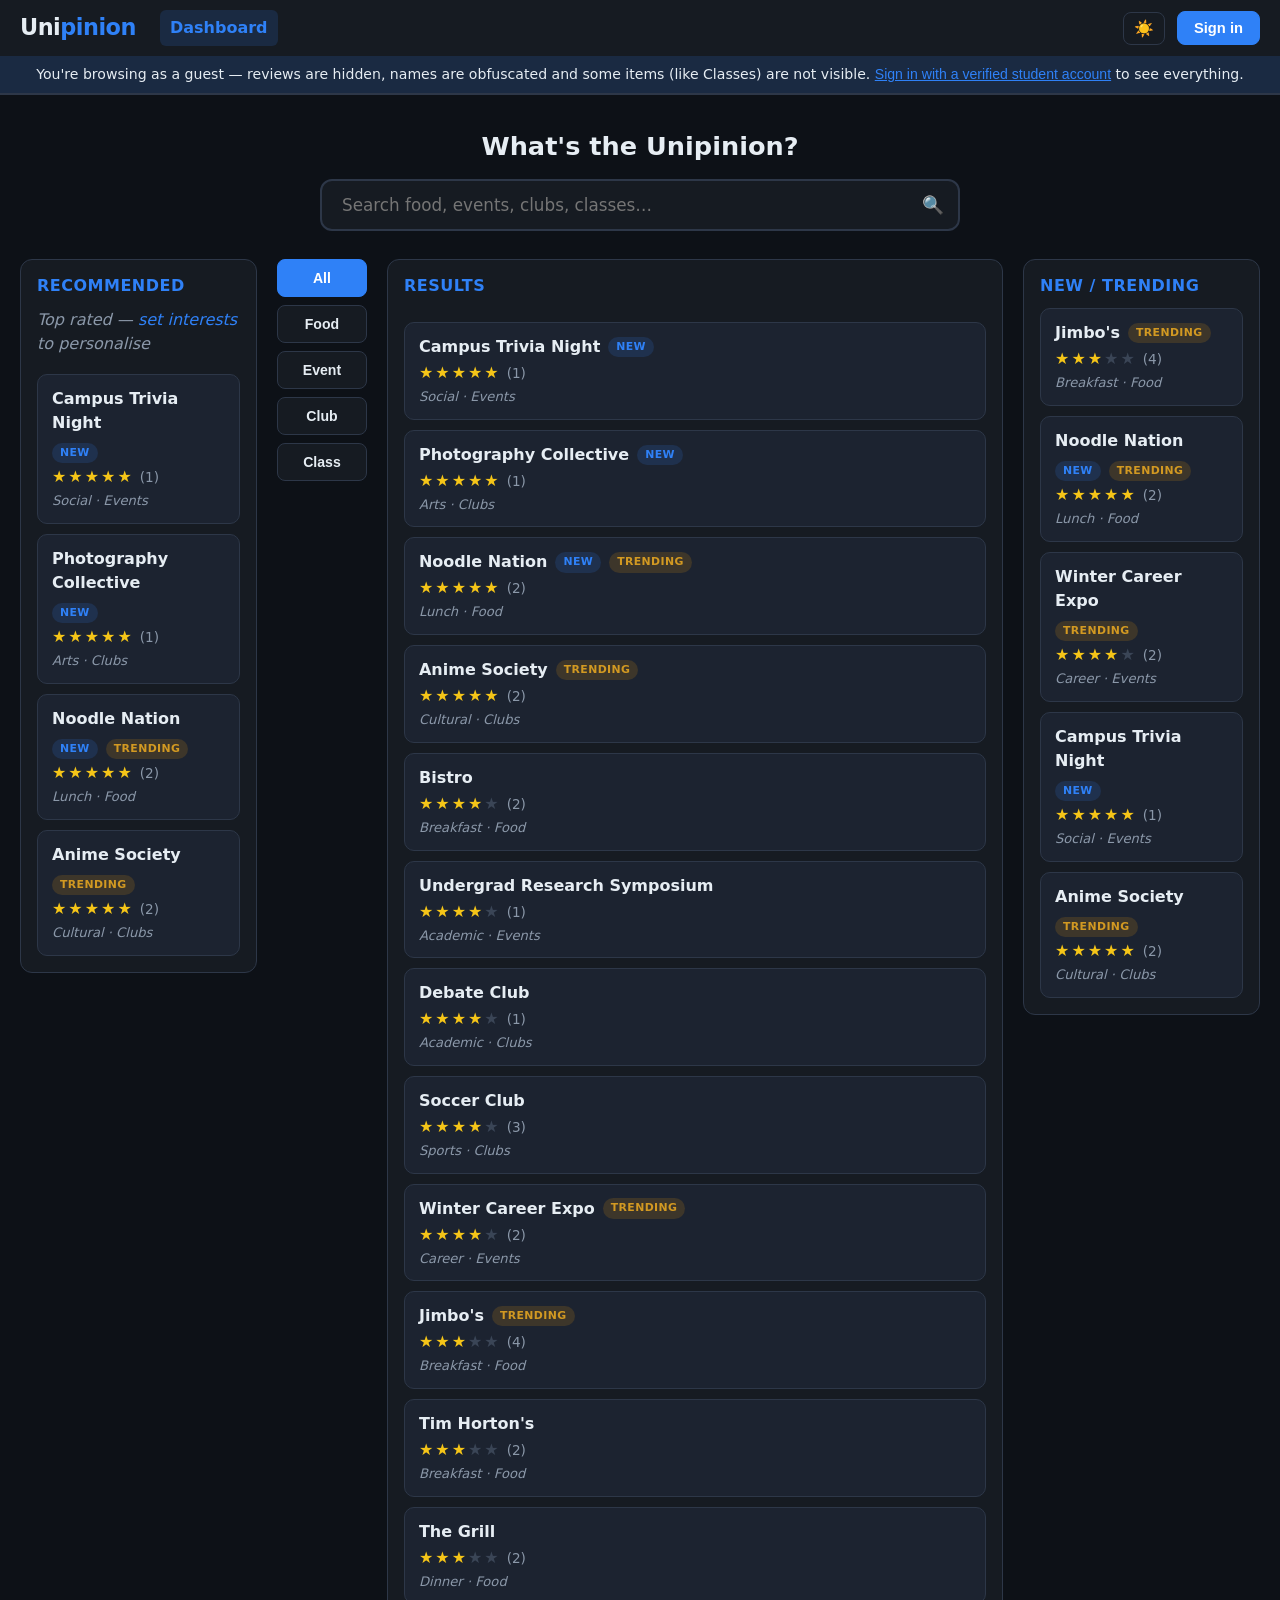
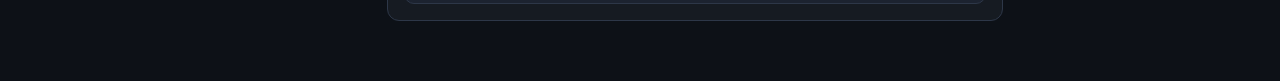
<file: index.html>
<!DOCTYPE html>
<html lang="en" data-theme="dark">
<head>
  <meta charset="UTF-8" />
  <meta name="viewport" content="width=device-width, initial-scale=1.0" />
  <title>Unipinion — Dashboard</title>
  <link rel="stylesheet" href="css/style.css" />
</head>
<body>
  <header id="site-header"></header>

  <main class="page">
    <div class="search-hero">
      <h1>What's the Unipinion?</h1>
      <div class="search-bar-wrap">
        <input type="search" id="search-input" placeholder="Search food, events, clubs, classes…" autocomplete="off" />
        <span class="search-icon">🔍</span>
      </div>
    </div>

    <div class="dash-grid">
      <aside class="panel">
        <h2>Recommended</h2>
        <div class="side-list" id="recommended-list"></div>
      </aside>

      <div class="filter-col" id="category-filters"></div>

      <section class="panel">
        <h2>Results</h2>
        <div class="subfilter-row" id="subcategory-filters"></div>
        <div class="results-list" id="results-list"></div>
      </section>

      <aside class="panel">
        <h2>New / Trending</h2>
        <div class="side-list" id="trending-list"></div>
      </aside>
    </div>
  </main>

  <script src="js/data.js"></script>
  <script src="js/app.js"></script>
  <script src="js/dashboard.js"></script>
</body>
</html>
</file>
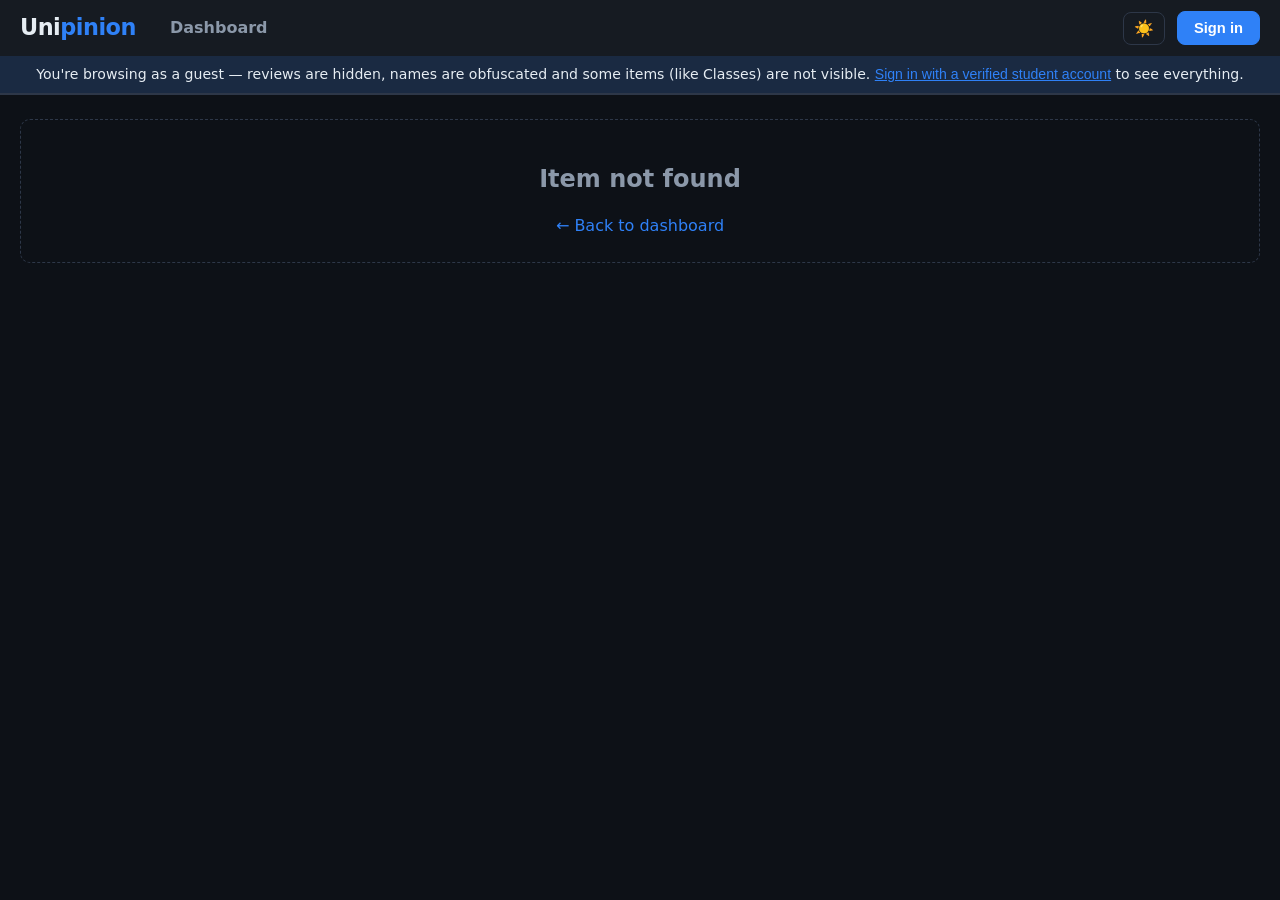
<file: item.html>
<!DOCTYPE html>
<html lang="en" data-theme="dark">
<head>
  <meta charset="UTF-8" />
  <meta name="viewport" content="width=device-width, initial-scale=1.0" />
  <title>Unipinion — Item</title>
  <link rel="stylesheet" href="css/style.css" />
</head>
<body>
  <header id="site-header"></header>

  <main class="page" id="item-page"></main>

  <script src="js/data.js"></script>
  <script src="js/app.js"></script>
  <script src="js/item.js"></script>
</body>
</html>
</file>
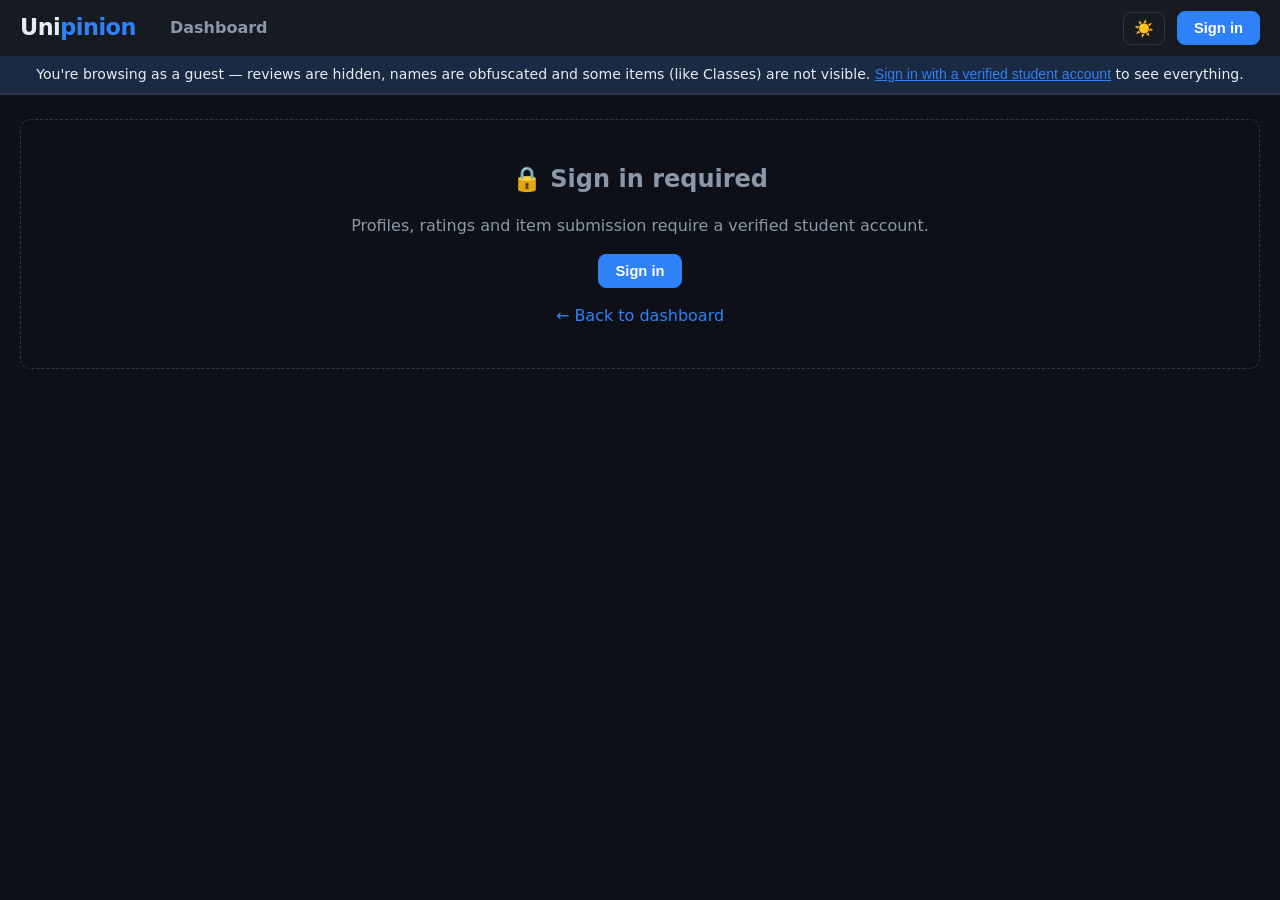
<file: profile.html>
<!DOCTYPE html>
<html lang="en" data-theme="dark">
<head>
  <meta charset="UTF-8" />
  <meta name="viewport" content="width=device-width, initial-scale=1.0" />
  <title>Unipinion — Profile</title>
  <link rel="stylesheet" href="css/style.css" />
</head>
<body>
  <header id="site-header"></header>

  <main class="page" id="profile-page"></main>

  <script src="js/data.js"></script>
  <script src="js/app.js"></script>
  <script src="js/profile.js"></script>
</body>
</html>
</file>
<file: css/style.css>
/* ---- Unipinion prototype styles -------------------------------------- */

:root[data-theme="dark"] {
  --bg: #0d1117;
  --bg-panel: #161b22;
  --bg-elevated: #1c2330;
  --border: #2d3748;
  --text: #e6edf3;
  --text-muted: #8b98a9;
  --accent: #2f81f7;
  --accent-soft: rgba(47, 129, 247, 0.15);
  --star: #f5c518;
  --star-empty: #3a4556;
  --danger: #f85149;
  --success: #3fb950;
  --warning: #d29922;
  --shadow: 0 4px 16px rgba(0, 0, 0, 0.4);
}

:root[data-theme="light"] {
  --bg: #f5f7fa;
  --bg-panel: #ffffff;
  --bg-elevated: #eef2f7;
  --border: #d4dbe4;
  --text: #1a2230;
  --text-muted: #5b6678;
  --accent: #1f6feb;
  --accent-soft: rgba(31, 111, 235, 0.1);
  --star: #e8a800;
  --star-empty: #c6cfdb;
  --danger: #d1242f;
  --success: #1a7f37;
  --warning: #9a6700;
  --shadow: 0 4px 16px rgba(20, 30, 50, 0.1);
}

* { box-sizing: border-box; }

body {
  margin: 0;
  font-family: "Segoe UI", system-ui, -apple-system, sans-serif;
  background: var(--bg);
  color: var(--text);
  line-height: 1.5;
}

a { color: var(--accent); text-decoration: none; }
a:hover { text-decoration: underline; }

h1, h2, h3 { line-height: 1.25; }
.muted { color: var(--text-muted); }
small { color: var(--text-muted); }

/* ---- Header ----------------------------------------------------------- */
#site-header {
  background: var(--bg-panel);
  border-bottom: 1px solid var(--border);
  position: sticky;
  top: 0;
  z-index: 50;
}

.header-inner {
  max-width: 1280px;
  margin: 0 auto;
  display: flex;
  align-items: center;
  gap: 24px;
  padding: 10px 20px;
}

.logo {
  font-size: 1.4rem;
  font-weight: 700;
  color: var(--text);
  letter-spacing: -0.5px;
}
.logo span { color: var(--accent); }
.logo:hover { text-decoration: none; }

.header-nav { display: flex; gap: 16px; flex: 1; }
.header-nav a { color: var(--text-muted); font-weight: 600; padding: 6px 10px; border-radius: 6px; }
.header-nav a.active, .header-nav a:hover { color: var(--accent); background: var(--accent-soft); text-decoration: none; }

.header-right { display: flex; align-items: center; gap: 12px; }

.icon-btn {
  background: none; border: 1px solid var(--border); border-radius: 8px;
  font-size: 1rem; padding: 6px 10px; cursor: pointer; color: var(--text);
}
.icon-btn:hover { background: var(--bg-elevated); }

.user-menu { position: relative; }
.avatar-btn { background: none; border: none; cursor: pointer; position: relative; padding: 0; }
.avatar {
  display: inline-flex; align-items: center; justify-content: center;
  width: 38px; height: 38px; border-radius: 50%;
  background: var(--accent); color: #fff; font-weight: 700; font-size: 1.05rem;
}
.verified-dot {
  position: absolute; bottom: -2px; right: -4px;
  background: var(--success); color: #fff; border-radius: 50%;
  font-size: 0.6rem; width: 16px; height: 16px;
  display: inline-flex; align-items: center; justify-content: center;
  border: 2px solid var(--bg-panel);
}

.user-dropdown {
  display: none; position: absolute; right: 0; top: 48px;
  background: var(--bg-panel); border: 1px solid var(--border); border-radius: 10px;
  min-width: 210px; box-shadow: var(--shadow); overflow: hidden;
}
.user-dropdown.open { display: block; }
.user-dropdown a, .user-dropdown button {
  display: block; width: 100%; text-align: left; padding: 10px 16px;
  color: var(--text); background: none; border: none; font-size: 0.92rem; cursor: pointer;
}
.user-dropdown a:hover, .user-dropdown button:hover { background: var(--accent-soft); text-decoration: none; }
.dropdown-user { padding: 10px 16px; border-bottom: 1px solid var(--border); font-weight: 600; }

.guest-banner {
  background: var(--accent-soft); color: var(--text);
  text-align: center; padding: 8px 16px; font-size: 0.88rem;
  border-bottom: 1px solid var(--border);
}
.link-btn { background: none; border: none; color: var(--accent); cursor: pointer; font-size: inherit; padding: 0; text-decoration: underline; }

/* ---- Buttons & forms --------------------------------------------------- */
.btn {
  background: var(--bg-elevated); color: var(--text);
  border: 1px solid var(--border); border-radius: 8px;
  padding: 8px 16px; font-size: 0.92rem; font-weight: 600; cursor: pointer;
}
.btn:hover { border-color: var(--accent); }
.btn-primary { background: var(--accent); border-color: var(--accent); color: #fff; }
.btn-primary:hover { filter: brightness(1.12); }
.btn-danger { color: var(--danger); }
.btn-sm { padding: 4px 10px; font-size: 0.82rem; }

label { display: block; margin: 12px 0 4px; font-weight: 600; font-size: 0.9rem; }
input[type="text"], input[type="date"], input[type="search"], select, textarea {
  width: 100%; padding: 9px 12px; border-radius: 8px;
  border: 1px solid var(--border); background: var(--bg); color: var(--text);
  font-size: 0.95rem; font-family: inherit;
}
input:focus, select:focus, textarea:focus { outline: 2px solid var(--accent); border-color: transparent; }
textarea { resize: vertical; min-height: 80px; }

/* ---- Dashboard layout -------------------------------------------------- */
.page { max-width: 1280px; margin: 0 auto; padding: 24px 20px 60px; }

.search-hero { text-align: center; margin: 12px 0 28px; }
.search-hero h1 { margin: 0 0 16px; font-size: 1.6rem; }
.search-bar-wrap { max-width: 640px; margin: 0 auto; position: relative; }
.search-bar-wrap input {
  padding: 14px 48px 14px 20px; font-size: 1.05rem; border-radius: 12px;
  border: 2px solid var(--border); background: var(--bg-panel);
}
.search-bar-wrap .search-icon {
  position: absolute; right: 16px; top: 50%; transform: translateY(-50%);
  color: var(--text-muted); font-size: 1.1rem; pointer-events: none;
}

/* Left col (recommended) | center (filters+results, half page) | right col (new/trending) */
.dash-grid {
  display: grid;
  grid-template-columns: 1fr 90px 2.6fr 1fr;
  gap: 20px;
  align-items: start;
}

.panel {
  background: var(--bg-panel); border: 1px solid var(--border);
  border-radius: 12px; padding: 16px;
}
.panel h2 {
  margin: 0 0 12px; font-size: 1rem; color: var(--accent);
  text-transform: uppercase; letter-spacing: 0.5px;
}

.filter-col { display: flex; flex-direction: column; gap: 8px; position: sticky; top: 130px; }
.filter-btn {
  background: var(--bg-panel); border: 1px solid var(--border); border-radius: 8px;
  padding: 10px 6px; font-weight: 600; cursor: pointer; color: var(--text); font-size: 0.88rem;
}
.filter-btn.active { background: var(--accent); border-color: var(--accent); color: #fff; }
.filter-btn:hover:not(.active) { border-color: var(--accent); }

.subfilter-row { display: flex; flex-wrap: wrap; gap: 8px; margin-bottom: 14px; }
.chip {
  background: var(--bg-elevated); border: 1px solid var(--border); border-radius: 999px;
  padding: 4px 14px; font-size: 0.84rem; cursor: pointer; color: var(--text);
}
.chip.active { background: var(--accent-soft); border-color: var(--accent); color: var(--accent); font-weight: 600; }

.results-list, .side-list { display: flex; flex-direction: column; gap: 10px; }

.item-card {
  display: block; background: var(--bg-elevated); border: 1px solid var(--border);
  border-radius: 10px; padding: 12px 14px; color: var(--text);
}
.item-card:hover { border-color: var(--accent); text-decoration: none; }
.item-card-head { display: flex; align-items: center; gap: 8px; flex-wrap: wrap; }
.item-name { font-weight: 700; }
.item-card-sub { color: var(--text-muted); font-size: 0.82rem; font-style: italic; }
.item-card-rating { margin: 2px 0; }

.badge {
  font-size: 0.68rem; font-weight: 700; text-transform: uppercase;
  padding: 2px 8px; border-radius: 999px; letter-spacing: 0.4px;
}
.badge.new { background: var(--accent-soft); color: var(--accent); }
.badge.trending { background: rgba(245, 158, 11, 0.15); color: var(--warning); }
.badge.pending { background: rgba(248, 81, 73, 0.12); color: var(--danger); }
.badge.restricted { background: rgba(248, 81, 73, 0.12); color: var(--danger); }

.empty-note { color: var(--text-muted); font-style: italic; padding: 12px 4px; }

/* ---- Stars ------------------------------------------------------------- */
.stars { letter-spacing: 2px; }
.star { color: var(--star-empty); }
.star.filled { color: var(--star); }
.rating-count { color: var(--text-muted); font-size: 0.85rem; margin-left: 6px; }

.star-input { font-size: 1.9rem; cursor: pointer; user-select: none; letter-spacing: 4px; }
.star-input .star:hover { transform: scale(1.1); display: inline-block; }

/* ---- Item page ---------------------------------------------------------- */
.item-header { display: flex; align-items: center; gap: 16px; flex-wrap: wrap; margin-bottom: 6px; }
.item-header h1 { margin: 0; font-size: 1.6rem; }
.item-meta { color: var(--text-muted); margin-bottom: 20px; }

.item-grid { display: grid; grid-template-columns: 1fr 1.4fr; gap: 20px; align-items: start; }

.detail-table { width: 100%; border-collapse: collapse; }
.detail-table td { padding: 8px 6px; border-bottom: 1px solid var(--border); vertical-align: top; font-size: 0.92rem; }
.detail-table td:first-child { font-weight: 600; color: var(--text-muted); white-space: nowrap; }

.review {
  border: 1px solid var(--border); border-radius: 10px;
  padding: 12px 14px; margin-bottom: 10px; background: var(--bg-elevated);
}
.review-head { display: flex; align-items: center; gap: 10px; flex-wrap: wrap; }
.review-user { font-weight: 700; }
.review-date { color: var(--text-muted); font-size: 0.8rem; margin-left: auto; }
.review-text { margin: 6px 0 0; font-style: italic; }
.review.mine { border-color: var(--accent); }

.locked-box {
  border: 1px dashed var(--border); border-radius: 10px;
  padding: 24px; text-align: center; color: var(--text-muted);
}

.rating-filter { display: flex; gap: 6px; margin-bottom: 12px; flex-wrap: wrap; }

/* ---- Profile page ------------------------------------------------------- */
.tabs { display: flex; gap: 8px; margin-bottom: 20px; border-bottom: 1px solid var(--border); flex-wrap: wrap; }
.tab {
  background: none; border: none; border-bottom: 3px solid transparent;
  padding: 10px 16px; font-size: 0.95rem; font-weight: 600; cursor: pointer; color: var(--text-muted);
}
.tab.active { color: var(--accent); border-bottom-color: var(--accent); }

.form-grid { display: grid; grid-template-columns: 1fr 1fr; gap: 0 20px; }
.form-grid .full { grid-column: 1 / -1; }

.interest-grid { display: flex; flex-wrap: wrap; gap: 8px; margin-top: 6px; }

.fav-row {
  display: flex; align-items: center; gap: 10px;
  padding: 8px 10px; border: 1px solid var(--border); border-radius: 8px; margin-top: 8px;
  background: var(--bg-elevated);
}
.fav-row .grow { flex: 1; }

.toast {
  position: fixed; bottom: 24px; left: 50%; transform: translateX(-50%);
  background: var(--success); color: #fff; padding: 12px 24px; border-radius: 10px;
  font-weight: 600; box-shadow: var(--shadow); z-index: 100;
  animation: fadein 0.2s ease;
}
@keyframes fadein { from { opacity: 0; transform: translate(-50%, 8px); } to { opacity: 1; transform: translate(-50%, 0); } }

/* ---- Modal -------------------------------------------------------------- */
.modal-backdrop {
  position: fixed; inset: 0; background: rgba(0, 0, 0, 0.55);
  display: flex; align-items: center; justify-content: center; z-index: 200; padding: 16px;
}
.modal {
  background: var(--bg-panel); border: 1px solid var(--border); border-radius: 14px;
  padding: 24px; max-width: 460px; width: 100%; box-shadow: var(--shadow);
  max-height: 90vh; overflow-y: auto;
}
.modal h2 { margin-top: 0; }
.modal-actions { display: flex; justify-content: flex-end; gap: 10px; margin-top: 20px; }

/* ---- Responsive --------------------------------------------------------- */
@media (max-width: 1000px) {
  .dash-grid { grid-template-columns: 1fr; }
  .filter-col { flex-direction: row; position: static; flex-wrap: wrap; }
  .item-grid { grid-template-columns: 1fr; }
  .form-grid { grid-template-columns: 1fr; }
}
</file>
